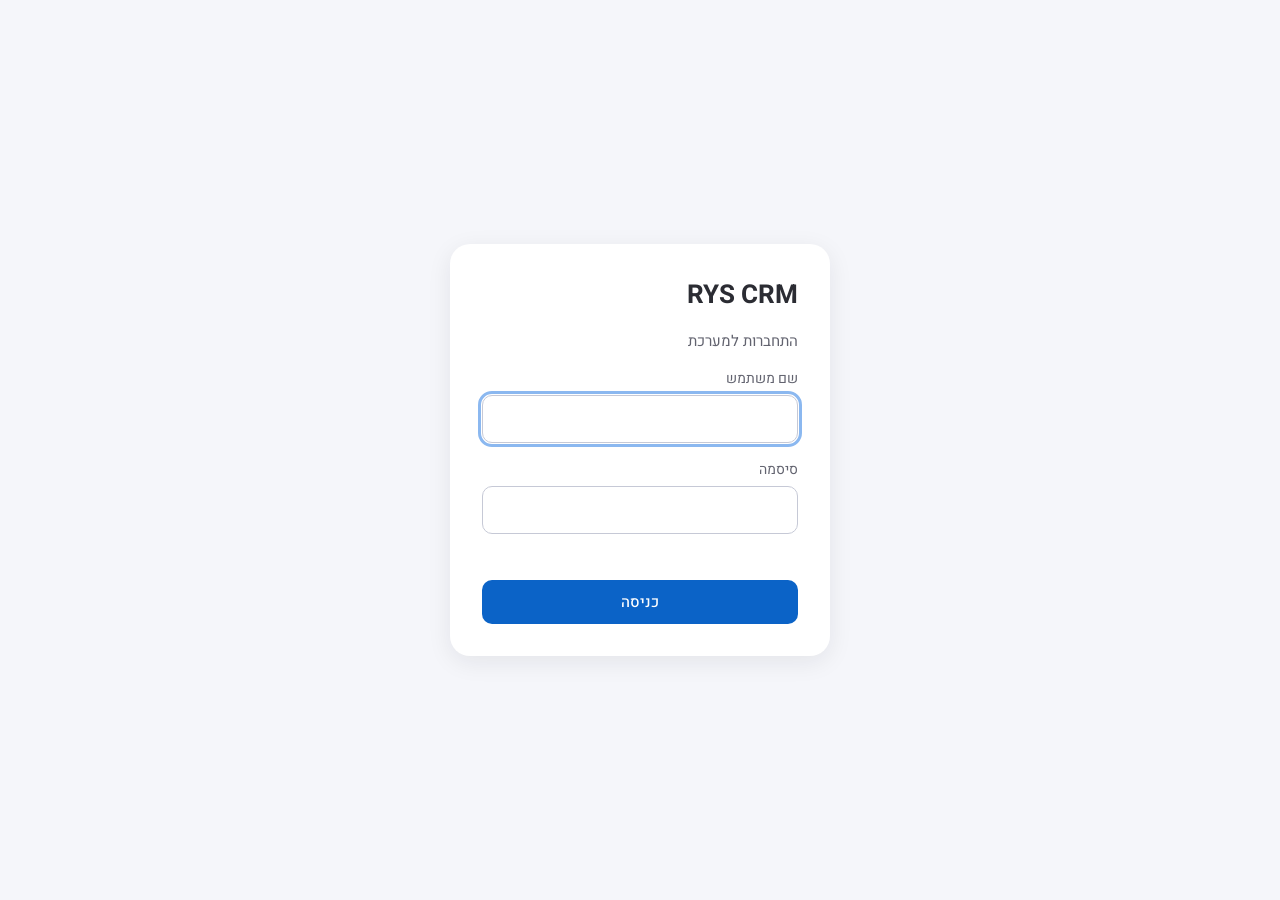
<file: index.html>
<!doctype html>
<html lang="he" dir="rtl">
<head>
<meta charset="utf-8">
<meta name="viewport" content="width=device-width, initial-scale=1, viewport-fit=cover">
<title>RYS CRM</title>
<meta name="theme-color" content="#292f4c">
<link rel="manifest" href="manifest.json">
<link rel="icon" href="icon.svg" type="image/svg+xml">
<link rel="apple-touch-icon" href="icon-192.png">
<meta name="apple-mobile-web-app-capable" content="yes">
<link rel="preconnect" href="https://fonts.googleapis.com">
<link href="https://fonts.googleapis.com/css2?family=Heebo:wght@400;500;700&display=swap" rel="stylesheet">
<link rel="stylesheet" href="app.css">
</head>
<body>
<div id="app"></div>
<div id="toast" role="status" aria-live="polite"></div>
<script src="vendor/supabase.js"></script>
<script src="vendor/purify.min.js"></script>
<script src="config.js"></script>
<script src="admin.js"></script>
<script src="app.js"></script>
</body>
</html>
</file>
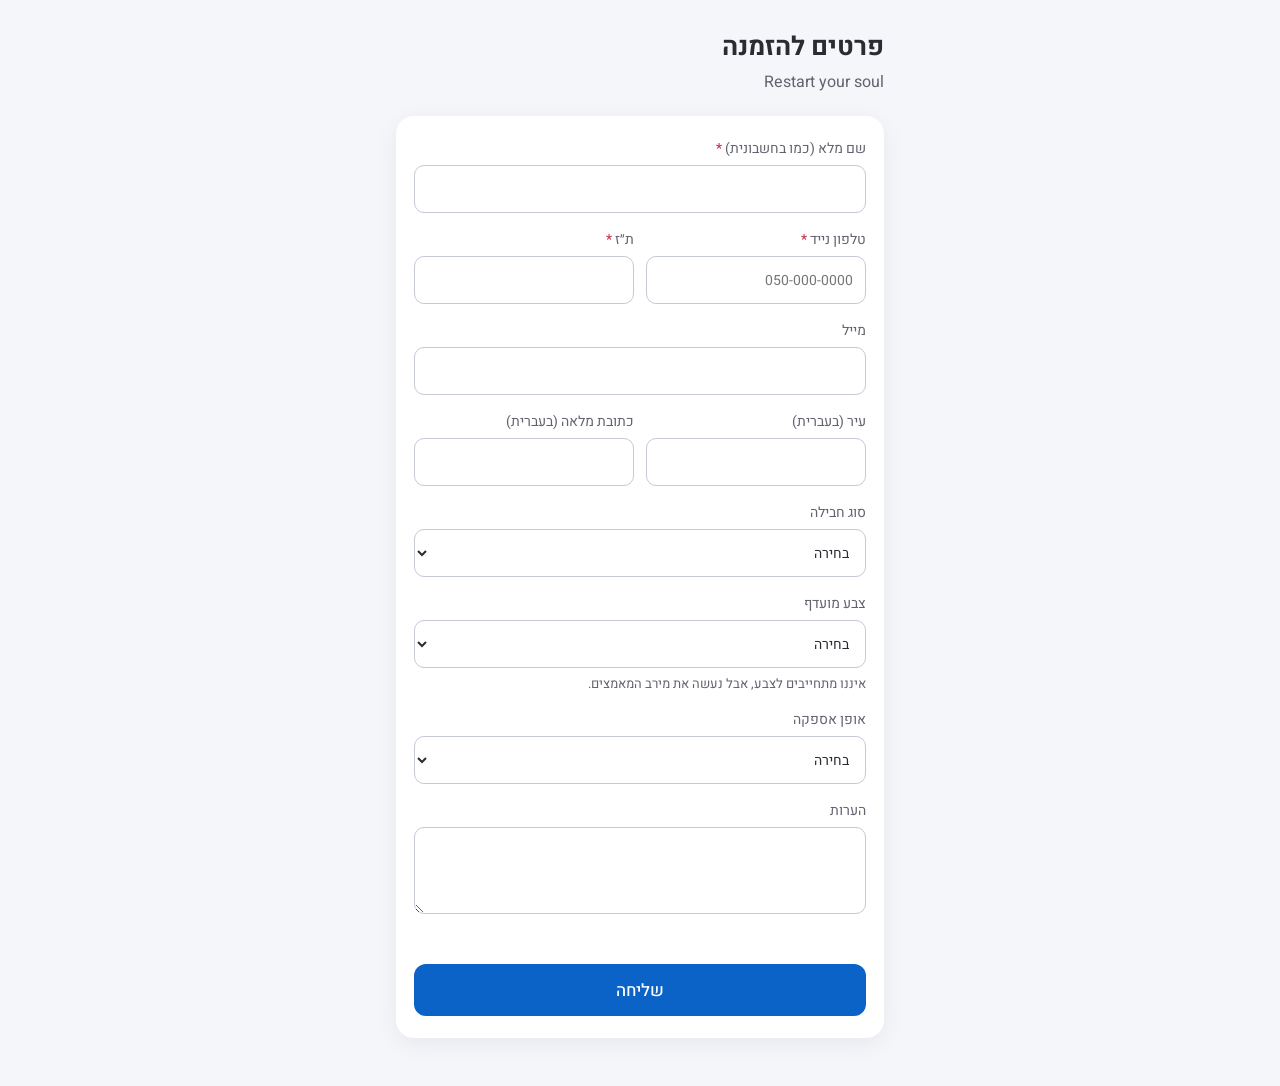
<file: form.html>
<!doctype html>
<html lang="he" dir="rtl">
<head>
<meta charset="utf-8">
<meta name="viewport" content="width=device-width, initial-scale=1, viewport-fit=cover">
<title>פרטים להזמנה · Restart your soul</title>
<meta name="theme-color" content="#292f4c">
<meta name="robots" content="noindex">
<link rel="icon" href="icon.svg" type="image/svg+xml">
<link rel="preconnect" href="https://fonts.googleapis.com">
<link href="https://fonts.googleapis.com/css2?family=Heebo:wght@400;500;700&display=swap" rel="stylesheet">
<style>
  :root{--bg:#f5f6fa;--ink:#2b2c33;--muted:#62636f;--primary:#0b63c7;--danger:#c4314b;--line:#c6c9d6}
  *{box-sizing:border-box}
  body{margin:0;font-family:Heebo,system-ui,sans-serif;background:var(--bg);color:var(--ink);font-size:16px;-webkit-text-size-adjust:100%}
  main{max-width:520px;margin:0 auto;padding:28px 16px 48px}
  h1{margin:0 0 4px;font-size:26px}
  .lead{margin:0 0 22px;color:var(--muted)}
  form{background:#fff;border-radius:18px;padding:22px 18px;display:flex;flex-direction:column;gap:16px;box-shadow:0 6px 24px rgba(20,24,40,.06)}
  label{display:flex;flex-direction:column;gap:6px;font-size:14px;color:var(--muted)}
  label b{color:var(--danger);font-weight:500}
  input,select,textarea{font:inherit;color:var(--ink);border:1px solid var(--line);border-radius:10px;padding:11px 12px;min-height:48px;background:#fff;width:100%}
  input:focus,select:focus,textarea:focus{outline:3px solid #8bb8f0;outline-offset:0;border-color:var(--primary)}
  input[dir=ltr]{text-align:right}
  .row{display:grid;grid-template-columns:1fr 1fr;gap:12px}
  button{font:inherit;border:0;border-radius:12px;min-height:52px;background:var(--primary);color:#fff;font-weight:500;font-size:17px;cursor:pointer;margin-top:4px}
  button:disabled{opacity:.6}
  .hint{font-size:13px;color:var(--muted)}
  .err{color:var(--danger);font-size:14px;min-height:1em;margin:0}
  .hp{position:absolute;width:1px;height:1px;overflow:hidden;clip:rect(0 0 0 0);opacity:0}
  .done{background:#fff;border-radius:18px;padding:36px 20px;text-align:center;box-shadow:0 6px 24px rgba(20,24,40,.06)}
  .done .ok{width:64px;height:64px;border-radius:50%;background:#00c875;color:#fff;font-size:34px;display:flex;align-items:center;justify-content:center;margin:0 auto 14px}
  .done h2{margin:0 0 6px}
  .done p{margin:0;color:var(--muted)}
  @media (max-width:420px){.row{grid-template-columns:1fr}}
</style>
</head>
<body>
<main>
  <h1>פרטים להזמנה</h1>
  <p class="lead">Restart your soul</p>
  <form id="f" novalidate>
    <label><span>שם מלא (כמו בחשבונית) <b aria-hidden="true">*</b></span><input name="name" required autocomplete="name" maxlength="120"></label>
    <div class="row">
      <label><span>טלפון נייד <b aria-hidden="true">*</b></span><input name="phone" required type="tel" inputmode="tel" autocomplete="tel" dir="ltr" placeholder="050-000-0000"></label>
      <label><span>ת״ז <b aria-hidden="true">*</b></span><input name="tz" required inputmode="numeric" maxlength="9" dir="ltr"></label>
    </div>
    <label>מייל<input name="email_mkzappb7" type="email" autocomplete="email" dir="ltr"></label>
    <div class="row">
      <label>עיר (בעברית)<input name="text_mkzataf7" autocomplete="address-level2" lang="he"></label>
      <label>כתובת מלאה (בעברית)<input name="text_mkzaysa6" autocomplete="street-address" lang="he"></label>
    </div>
    <label><span data-t="color_mkzacdbj">סוג חבילה</span><select name="color_mkzacdbj"><option value="">בחירה</option></select></label>
    <label><span>צבע מועדף</span><select name="color_mkzbscf7"><option value="">בחירה</option></select><small class="hint">איננו מתחייבים לצבע, אבל נעשה את מירב המאמצים.</small></label>
    <label><span data-t="color_mkzbejpk">אופן אספקה</span><select name="color_mkzbejpk"><option value="">בחירה</option></select></label>
    <label>הערות<textarea name="long_textycnewz3l" rows="3" maxlength="2000" style="resize:vertical"></textarea></label>
    <label class="hp" aria-hidden="true">אתר<input name="website" tabindex="-1" autocomplete="off"></label>
    <p class="err" id="err" role="alert"></p>
    <button id="send">שליחה</button>
  </form>
</main>
<script src="config.js"></script>
<script>
(function () {
  const C = window.RYS_CONFIG;
  const rpc = (fn, body) => fetch(`${C.supabaseUrl}/rest/v1/rpc/${fn}`, { method: 'POST', headers: { apikey: C.supabaseKey, 'Content-Type': 'application/json' }, body: JSON.stringify(body || {}) });
  const HIDE = { color_mkzbejpk: ['3'] }; // no pickup from Herzliya
  // colour keys allowed per package key (color_mkzacdbj -> color_mkzbscf7); 'אחר' / none = all
  const P17PRO = ['0', '1', '2'], P17 = ['3', '4', '6', '7'], P18PRO = ['8', '9', '10', '2'];
  const COLORS = { 0: P17PRO, 1: P17PRO, 2: P17PRO, 3: P17PRO, 4: P17, 110: P17, 6: P18PRO, 7: P18PRO, 8: P18PRO, 9: P18PRO };
  let colorOpts = [];
  const fillColors = () => {
    const sel = f.elements.color_mkzbscf7, keep = sel.value, ok = COLORS[f.elements.color_mkzacdbj.value];
    sel.length = 1;
    colorOpts.filter(([k]) => !ok || ok.includes(k)).forEach(([k, v]) => { const op = document.createElement('option'); op.value = k; op.textContent = v.replace(/\s*\(.*\)\s*$/, ''); sel.appendChild(op); });
    sel.value = [...sel.options].some((o) => o.value === keep) ? keep : '';
  };
  const model = (t) => t.trim() === 'אחר' ? 'Other' : t.replace(/iphone/ig, 'iPhone').replace(/airpods\s*/ig, 'AirPods ').replace(/Pro(\d)/g, 'Pro $1')
    .replace(/\s*\+\s*/g, ' + ').replace(/^(\d\d) /, 'iPhone $1 ').replace(/\s+/g, ' ').trim();
  const f = document.getElementById('f'), err = document.getElementById('err'), btn = document.getElementById('send');
  rpc('rys_form_options').then((r) => r.json()).then((o) => {
    Object.entries(o || {}).forEach(([id, c]) => {
      const sel = f.elements[id]; if (!sel) return;
      const t = document.querySelector(`[data-t="${id}"]`); if (t && c.title) t.textContent = c.title;
      let opts = Object.entries(c.labels || {}).filter(([k, v]) => v && !(HIDE[id] || []).includes(k)).map(([k, v]) => [k, id === 'color_mkzacdbj' ? model(v) : v]);
      if (id === 'color_mkzacdbj') opts.sort((a, b) => (a[1] === 'Other') - (b[1] === 'Other') || a[1].localeCompare(b[1], 'en', { numeric: true }));
      if (id === 'color_mkzbscf7') { colorOpts = opts; return; }
      opts.forEach(([k, v]) => { const op = document.createElement('option'); op.value = k; op.textContent = /[a-z]/i.test(v) ? '\u2066' + v + '\u2069' : v; sel.appendChild(op); });
    });
    fillColors();
  }).catch(() => {});
  f.elements.color_mkzacdbj.addEventListener('change', fillColors);
  f.addEventListener('submit', async (e) => {
    e.preventDefault(); err.textContent = '';
    const v = Object.fromEntries(new FormData(f).entries());
    if (v.website) return;
    const phone = (v.phone || '').replace(/\D/g, ''), tz = (v.tz || '').replace(/\D/g, '');
    if ((v.name || '').trim().length < 2) { err.textContent = 'נא למלא שם מלא'; f.elements.name.focus(); return; }
    if (!/^(05\d{8}|9725\d{8})$/.test(phone)) { err.textContent = 'נא למלא מספר נייד תקין'; f.elements.phone.focus(); return; }
    if (!/^\d{5,9}$/.test(tz)) { err.textContent = 'נא למלא ת״ז תקינה'; f.elements.tz.focus(); return; }
    if (/[a-z]/i.test((v.text_mkzataf7 || '') + (v.text_mkzaysa6 || ''))) { err.textContent = 'נא לכתוב את העיר והכתובת בעברית'; f.elements[/[a-z]/i.test(v.text_mkzataf7 || '') ? 'text_mkzataf7' : 'text_mkzaysa6'].focus(); return; }
    btn.disabled = true; btn.textContent = 'שולח...';
    try {
      const r = await rpc('rys_submit_form', { p: v });
      if (!r.ok) throw new Error();
      f.outerHTML = '<div class="done" role="status"><div class="ok" aria-hidden="true">✓</div><h2>תודה, קיבלנו!</h2><p>נחזור אליך בהקדם.</p></div>';
    } catch (x) { err.textContent = 'השליחה נכשלה, נסו שוב בעוד רגע'; btn.disabled = false; btn.textContent = 'שליחה'; }
  });
})();
</script>
</body>
</html>
</file>
<file: app.css>
:root{
  --bg:#f5f6fa; --surface:#ffffff; --ink:#2b2c33; --muted:#62636f; --line:#e3e5ee; --line2:#eef0f5;
  --primary:#0b63c7; --primary-ink:#ffffff; --nav:#292f4c; --hover:#f0f3fb; --danger:#c4314b;
  --radius:12px; --shadow:0 6px 24px rgba(20,24,40,.08);
}
*{box-sizing:border-box}
html,body{margin:0;height:100%}
@media (min-width:761px){#app{height:100%}}
body{font-family:Heebo,system-ui,-apple-system,"Segoe UI",sans-serif;background:var(--bg);color:var(--ink);font-size:15px;-webkit-text-size-adjust:100%}
button,input,select,textarea{font:inherit;color:inherit}
button{cursor:pointer}
a{color:var(--primary)}
:focus-visible{outline:3px solid #8bb8f0;outline-offset:1px}
.sr{position:absolute;width:1px;height:1px;overflow:hidden;clip:rect(0 0 0 0)}

/* login */
.login{min-height:100%;display:flex;align-items:center;justify-content:center;padding:24px}
.login form{background:var(--surface);border-radius:20px;box-shadow:var(--shadow);padding:32px;width:100%;max-width:380px;display:flex;flex-direction:column;gap:16px}
.login h1{margin:0;font-size:26px}
.login p{margin:0;color:var(--muted)}
.field{display:flex;flex-direction:column;gap:6px;font-size:14px;color:var(--muted)}
.field input,.field textarea,.field select{border:1px solid #c6c9d6;border-radius:10px;padding:11px 12px;font-size:16px;background:#fff;color:var(--ink);min-height:44px}
.btn{border:0;border-radius:10px;min-height:44px;padding:0 18px;background:var(--primary);color:var(--primary-ink);font-weight:500;font-size:15px;display:inline-flex;align-items:center;justify-content:center;gap:6px;white-space:nowrap}
.btn:hover{filter:brightness(1.08)}
.btn.ghost{background:#fff;color:var(--ink);border:1px solid #c6c9d6}
.btn.ghost:hover{background:var(--hover);filter:none}
.btn.text{background:transparent;color:var(--primary);padding:0 8px;min-height:36px}
.btn.danger{background:#fff;color:var(--danger);border:1px solid #efc2cb}
.err{color:var(--danger);font-size:14px;min-height:1em}

/* shell */
.shell{display:flex;height:100%}
.nav{width:64px;background:var(--nav);display:flex;flex-direction:column;align-items:center;padding:14px 0;gap:12px;flex:none}
.logo{width:38px;height:38px;border-radius:10px;background:#fff;color:var(--nav);font-weight:700;font-size:13px;display:flex;align-items:center;justify-content:center}
.navbtn{width:44px;height:44px;border:0;border-radius:10px;background:transparent;color:#c9cbdb;display:flex;align-items:center;justify-content:center}
.navbtn[aria-current=true],.navbtn:hover{background:#3d4466;color:#fff}
.navbtn.bottom{margin-top:auto}
.main{flex:1;min-width:0;display:flex;flex-direction:column;height:100%}
.top{background:var(--surface);padding:16px 24px 0;border-bottom:1px solid var(--line)}
.top h1{margin:0;font-size:24px;display:flex;align-items:baseline;gap:10px}
.top h1 small{font-size:14px;color:var(--muted);font-weight:400}
.tabs{display:flex;gap:2px;margin-top:8px}
.tab{border:0;background:transparent;padding:10px 14px;color:var(--muted);border-bottom:2px solid transparent;font-size:15px}
.tab[aria-selected=true]{color:var(--primary);border-bottom-color:var(--primary);font-weight:500}
.stats{display:flex;gap:10px;padding:14px 24px 0;overflow-x:auto}
.stat{background:var(--surface);border-radius:var(--radius);padding:10px 14px;min-width:140px;border:0;text-align:right;display:flex;flex-direction:column;gap:2px;box-shadow:0 1px 0 var(--line)}
.stat .t{display:flex;align-items:center;gap:8px;font-size:13px;color:var(--muted)}
.stat .dot{width:10px;height:10px;border-radius:50%}
.stat .n{font-size:22px;font-weight:700}
.stat[aria-pressed=true]{outline:2px solid var(--primary)}
.toolbar{display:flex;gap:10px;align-items:center;padding:14px 24px;flex-wrap:wrap}
.search{display:flex;align-items:center;gap:6px;min-height:44px;padding:0 12px;background:#fff;border:1px solid #c6c9d6;border-radius:10px;flex:0 1 300px}
.search input{border:0;outline:0;background:transparent;flex:1;font-size:15px;min-width:0}
.content{flex:1;min-height:0;overflow:auto;padding:0 24px 40px}

/* board table */
.group{margin-bottom:26px}
.ghead{display:flex;align-items:center;gap:8px;margin:0 0 8px;position:sticky;right:0}
.ghead button.toggle{border:0;background:transparent;display:flex;align-items:center;gap:8px;font-size:17px;font-weight:700;padding:4px 2px;min-height:40px}
.ghead .count{font-size:13px;color:var(--muted);font-weight:400}
.gwrap{background:var(--surface);border-radius:var(--radius);border-right:6px solid;overflow:clip;box-shadow:0 1px 0 var(--line);width:max-content;min-width:100%}
.row{display:grid;border-bottom:1px solid var(--line2);min-height:42px}
.row.head{font-size:13px;color:var(--muted);background:#fbfbfd;position:sticky;top:0;z-index:3}
.row.head .cell{display:flex;align-items:center;justify-content:center;text-align:center;padding:6px 8px;line-height:1.2}
.row:not(.head):hover .cell{background-color:var(--hover)}
.row:not(.head):hover .cell.st{background-color:unset}
.cell{border-left:1px solid var(--line2);min-width:0;display:flex;align-items:center;padding:0 10px;font-size:14px;overflow:hidden;white-space:nowrap;text-overflow:ellipsis;background:var(--surface)}
.cell.name{position:sticky;right:0;z-index:1;gap:6px;font-weight:500;justify-content:space-between}
.cell.name .nm{overflow:hidden;text-overflow:ellipsis;border:0;background:transparent;text-align:right;padding:0;font-weight:500;min-height:40px;flex:1}
.cell.name .open{border:0;background:transparent;color:var(--primary);display:flex;align-items:center;gap:3px;font-size:13px;padding:4px;min-height:36px;flex:none}
.cell button.edit{border:0;background:transparent;width:100%;height:100%;text-align:inherit;padding:0;overflow:hidden;text-overflow:ellipsis;white-space:nowrap;min-height:40px}
.cell.st{padding:0;border-left:1px solid #fff}
.cell.st button{width:100%;height:100%;border:0;color:#fff;unicode-bidi:plaintext;font-weight:500;font-size:13px;padding:0 6px;overflow:hidden;text-overflow:ellipsis;white-space:nowrap;min-height:40px}
.cell.st button.empty{background:#f3f4f8;color:#b4b7c4}
.cell.st button.empty:hover{background:#e8eaf2;color:var(--muted)}
.cell.num,.cell.date{justify-content:center}
.cell input.inline{width:100%;border:1px solid var(--primary);border-radius:6px;padding:6px;font-size:14px;outline:0}
.cell.chk{justify-content:center}
.cell.chk input{width:20px;height:20px}
.addrow{display:flex;align-items:center;padding:0 10px;min-height:42px}
.addrow input{border:0;outline:0;background:transparent;flex:1;font-size:14px;min-height:40px}
.sumrow{font-size:13px;color:var(--muted)}
.avatar{width:28px;height:28px;border-radius:50%;background:#a25ddc;color:#fff;display:inline-flex;align-items:center;justify-content:center;font-size:12px;flex:none;overflow:hidden}
.avatar img{width:100%;height:100%;object-fit:cover}
.people{display:flex;gap:4px;align-items:center;justify-content:center;width:100%}

/* popover */
.pop{position:fixed;z-index:50;background:#fff;border-radius:12px;box-shadow:0 10px 40px rgba(0,0,0,.18);padding:8px;min-width:200px;max-height:60vh;overflow:auto;display:flex;flex-direction:column;gap:5px}
.pop .lbl{border:0;border-radius:6px;color:#fff;min-height:38px;padding:0 12px;font-weight:500;text-align:center}
.pop .lbl.clear{background:#fff;color:var(--muted);border:1px dashed #c6c9d6}
.pop .opt{border:0;background:transparent;text-align:right;min-height:40px;padding:0 10px;border-radius:6px;display:flex;align-items:center;gap:8px}
.pop .opt:hover{background:var(--hover)}

/* side panel */
.scrim{position:fixed;inset:0;background:rgba(20,22,30,.25);z-index:30}
.panel{position:fixed;top:0;bottom:0;left:0;width:min(620px,100%);background:#fff;z-index:31;box-shadow:var(--shadow);display:flex;flex-direction:column}
.panel header{padding:16px 20px 0;border-bottom:1px solid var(--line)}
.panel .ptitle{display:flex;align-items:center;gap:8px}
.panel .ptitle input{flex:1;border:1px solid transparent;border-radius:8px;font-size:22px;font-weight:700;padding:6px;min-width:0}
.panel .ptitle input:hover,.panel .ptitle input:focus{border-color:#c6c9d6}
.iconbtn{border:0;background:transparent;width:44px;height:44px;border-radius:10px;display:flex;align-items:center;justify-content:center;color:var(--muted);flex:none}
.iconbtn:hover{background:var(--hover)}
.pbody{flex:1;overflow:auto;padding:16px 20px 40px}
.composer{display:flex;flex-direction:column;gap:8px;margin-bottom:18px}
.composer textarea{border:1px solid #c6c9d6;border-radius:10px;padding:10px 12px;min-height:80px;resize:vertical;font-size:15px}
.composer .acts{display:flex;gap:8px;justify-content:flex-start}
.upd{border:1px solid var(--line);border-radius:12px;padding:14px;margin-bottom:14px}
.upd .meta{display:flex;align-items:center;gap:8px;margin-bottom:8px}
.upd .who{font-weight:500}
.upd .when{color:var(--muted);font-size:13px;margin-inline-start:auto}
.upd .body{line-height:1.6;word-wrap:break-word;overflow-wrap:anywhere}
.upd .body p{margin:0 0 6px}
.upd .body img{max-width:100%}
.reply{background:#f6f7fb;border-radius:10px;padding:10px 12px;margin-top:10px}
.reply .meta{margin-bottom:4px}
.upd .tools{display:flex;gap:4px;margin-top:6px;flex-wrap:wrap}
.details{display:grid;grid-template-columns:repeat(2,minmax(0,1fr));gap:12px 16px}
.details .field.wide{grid-column:1/-1}
.details .stbtn{border:0;border-radius:10px;min-height:44px;color:#fff;font-weight:500}
.details .stbtn.empty{background:#c4c4c4}
.subtbl{border:1px solid var(--line);border-radius:12px;overflow:auto}
.subtbl .row{min-width:620px}
.log{list-style:none;margin:0;padding:0}
.log li{padding:10px 0;border-bottom:1px solid var(--line2);font-size:14px;display:flex;gap:8px;flex-wrap:wrap}
.log .when{color:var(--muted);margin-inline-start:auto}
.empty-state{color:var(--muted);text-align:center;padding:30px 0}

/* kanban */
.kanban{display:flex;gap:14px;align-items:flex-start;padding-bottom:20px}
.kcol{width:280px;flex:none;background:#eceef4;border-radius:var(--radius);padding:10px;display:flex;flex-direction:column;gap:8px;max-height:calc(100vh - 260px);overflow:auto}
.kcol h3{margin:0;padding:8px 10px;border-radius:8px;color:#fff;font-size:15px;display:flex;justify-content:space-between}
.kcard{background:#fff;border-radius:10px;padding:12px;border:0;text-align:right;display:flex;flex-direction:column;gap:6px;box-shadow:0 1px 0 var(--line)}
.kcard .sub{color:var(--muted);font-size:13px}
.kcard[draggable=true]{cursor:grab}
.kcol.over{outline:2px dashed var(--primary)}

/* mobile cards */
.cards{display:none}
.card{background:#fff;border-radius:12px;padding:14px;border:0;border-right:5px solid;text-align:right;display:flex;flex-direction:column;gap:8px;width:100%;margin-bottom:10px}
.card .r1{display:flex;align-items:center;gap:8px}
.card .r1 b{font-size:16px;flex:1}
.chip{padding:4px 10px;border-radius:6px;color:#fff;font-size:13px}
.card .ph{color:var(--muted);font-size:14px;direction:ltr;text-align:right}

#toast{position:fixed;bottom:20px;left:50%;transform:translateX(-50%);background:#2b2c33;color:#fff;padding:10px 18px;border-radius:10px;opacity:0;transition:opacity .2s;pointer-events:none;z-index:99}
#toast.show{opacity:1}

@media (max-width:760px){
  .shell{flex-direction:column}
  .nav{width:100%;height:auto;flex-direction:row;padding:8px 12px;order:2;justify-content:space-around;position:sticky;bottom:0;padding-bottom:max(8px,env(safe-area-inset-bottom))}
  .navbtn.bottom{margin-top:0}
  .logo{display:none}
  .main{order:1;height:auto;flex:1;overflow:hidden}
  .top{padding:12px 16px 0}
  .top h1{font-size:20px}
  .stats{padding:10px 16px 0}
  .stat{min-width:120px;padding:8px 12px}
  .toolbar{padding:10px 16px}
  .search{flex:1 1 100%}
  .content{padding:0 16px 30px}
  .board-table{display:none}
  .cards{display:block}
  .panel{width:100%}
  .details{grid-template-columns:1fr}
  .kcol{width:85vw}
}

/* ask the system */
.askbtn{color:#6a3fc7;border-color:#d9cdf5}
.navbtn.ask{color:#c9b5ff}
.panel.ask{width:min(680px,100%)}
.panel.ask header{padding-bottom:12px}
#asklog{display:flex;flex-direction:column;gap:12px;background:#f7f8fb}
.askhello{color:var(--muted);line-height:1.6}
.sugs{display:flex;flex-wrap:wrap;gap:8px;margin-top:8px}
.sugs .btn{white-space:normal;text-align:right;min-height:40px;font-weight:400}
.msg{max-width:92%;border-radius:14px;padding:10px 14px;line-height:1.6;word-wrap:break-word;overflow-wrap:anywhere}
.msg.me{align-self:flex-start;background:var(--primary);color:#fff;white-space:pre-wrap}
.msg.bot{align-self:flex-end;background:#fff;box-shadow:0 1px 0 var(--line)}
.msg.bot p{margin:0 0 6px}
.msg.bot ul{margin:4px 0;padding-inline-start:20px}
.msg.bot a{font-weight:500}
.msg .tblwrap{overflow-x:auto;margin:6px 0}
.msg table{border-collapse:collapse;font-size:14px;min-width:100%}
.msg th,.msg td{border-bottom:1px solid var(--line2);padding:6px 8px;text-align:right;white-space:nowrap}
.msg th{color:var(--muted);font-weight:500;background:#fbfbfd}
.msg.thinking span{animation:blink 1.2s infinite both}
.msg.thinking span:nth-child(2){animation-delay:.2s}.msg.thinking span:nth-child(3){animation-delay:.4s}
@keyframes blink{0%,80%,100%{opacity:.2}40%{opacity:1}}
.askform{display:flex;gap:8px;padding:12px 16px;border-top:1px solid var(--line);background:#fff;padding-bottom:max(12px,env(safe-area-inset-bottom))}
.askform textarea{flex:1;border:1px solid #c6c9d6;border-radius:12px;padding:10px 12px;font-size:16px;resize:none;min-height:46px;max-height:140px}
.askform .btn{width:52px;padding:0}
.askform .btn svg{transform:scaleX(-1)}
@media (max-width:760px){ .askbtn{flex:1} }

/* v2: sort/filter, phones, people, urgent, undo */
.row.head .cell{padding:0}
.hbtn{border:0;background:transparent;width:100%;height:100%;min-height:40px;padding:6px 8px;color:inherit;font-size:13px;line-height:1.2;display:flex;align-items:center;justify-content:center;gap:4px}
.hbtn:hover{background:var(--hover);color:var(--ink)}
.hbtn.on{color:var(--primary);font-weight:500}
.hbtn svg{width:13px;height:13px}
.fbar{display:flex;gap:8px;flex-wrap:wrap;padding:0 24px}
.fbar:not(:empty){padding-bottom:12px}
.fchip{border:0;background:#e3ecfa;color:var(--primary);border-radius:999px;min-height:32px;padding:0 12px;font-size:13px;display:inline-flex;align-items:center;gap:6px}
.fchip.clear{background:transparent;color:var(--muted)}
.colmenu{min-width:240px}
.colmenu .mrow{display:flex;gap:4px;flex-wrap:wrap}
.colmenu .mrow .opt{flex:1}
.colmenu form.mrow{flex-wrap:nowrap;padding:4px 0}
.colmenu form input{flex:1;min-width:0;border:1px solid #c6c9d6;border-radius:8px;padding:0 10px;min-height:40px}
.colmenu form .btn{min-height:40px;padding:0 12px}
.colmenu .mh{font-size:13px;color:var(--muted);padding:8px 10px 2px;display:flex;align-items:center;gap:6px;border-top:1px solid var(--line2);margin-top:4px}
.fopt{display:flex;align-items:center;gap:8px;min-height:38px;padding:0 10px;border-radius:6px;cursor:pointer}
.fopt:hover{background:var(--hover)}
.fopt .sw{width:14px;height:14px;border-radius:4px;flex:none}
.badge{display:inline-flex;align-items:center;justify-content:center;min-width:18px;height:18px;padding:0 5px;border-radius:999px;background:#e2445c;color:#fff;font-size:11px;font-weight:700;line-height:1}
.badge[hidden]{display:none}
.navbtn{position:relative}
.navbtn .badge{position:absolute;top:2px;left:2px}
.tab .badge{margin-inline-start:4px;vertical-align:1px}
.pchip{display:inline-flex;align-items:center;gap:6px;font-size:13px;white-space:nowrap;overflow:hidden;text-overflow:ellipsis}
.pchip .avatar{width:26px;height:26px;border-radius:50%;color:#fff;font-size:11px;font-weight:700;display:inline-flex;align-items:center;justify-content:center;flex:none}
.pchip+.pchip{margin-inline-start:-6px}
.phonecell{display:flex;align-items:center;gap:4px}
.phonecell .edit{flex:1;min-width:0;text-align:center}
.phonecell .wa,.iconlink{display:inline-flex;align-items:center;justify-content:center;width:34px;height:34px;border-radius:50%;color:var(--primary);flex:none}
.phonecell .wa,.iconlink.wa{color:#1a9e54}
.phonecell .wa:hover,.iconlink:hover{background:var(--hover)}
.phonecell .wa svg,.iconlink svg{width:18px;height:18px}
.chips{display:flex;gap:6px;flex-wrap:wrap}
button.chip{border:0;min-height:32px;font-weight:500}
.chip.emptychip{background:#fff;color:var(--muted);border:1px dashed #c6c9d6}
.phrow{display:flex;align-items:center;gap:4px}
.phrow .ph{color:var(--muted);font-size:14px;margin-inline-end:4px}
.card .r1.open{border:0;background:transparent;padding:0;text-align:right;width:100%}
.psum{display:flex;align-items:center;gap:8px;flex-wrap:wrap;padding:4px 0 12px}
.psum .btn.text{padding:0 4px;font-weight:700}
.btn.small{min-height:32px;padding:0 10px;font-size:13px;border-radius:8px}
.mention{background:#e3ecfa;color:var(--primary);border-radius:4px;padding:0 3px;text-decoration:none;font-weight:500}
#toast{display:flex;align-items:center;gap:14px}
#toast.undo.show{pointer-events:auto}
#toast button{border:0;background:transparent;color:#8bb8f0;font-weight:700;min-height:32px;padding:0 4px}
.urgent{max-width:820px;padding-top:18px;display:flex;flex-direction:column;gap:22px}
.usec h2{margin:0 0 4px;font-size:18px;display:flex;align-items:center;gap:8px}
.usec h2 .cnt{font-size:13px;font-weight:500;color:var(--muted);background:var(--line2);border-radius:999px;padding:1px 9px}
.usub{margin:0 0 10px;color:var(--muted);font-size:14px}
.usub select{border:1px solid #c6c9d6;border-radius:8px;min-height:36px;padding:0 8px;background:#fff}
.urow{width:100%;background:#fff;border:0;border-right:5px solid;border-radius:10px;padding:12px 14px;text-align:right;display:flex;flex-direction:column;gap:4px;margin-bottom:8px;box-shadow:0 1px 0 var(--line)}
.urow:hover{background:var(--hover)}
.urow .u1{display:flex;align-items:baseline;gap:10px;flex-wrap:wrap}
.urow .ud{color:var(--muted);font-size:13px}
.urow .u2{color:var(--muted);font-size:14px;overflow:hidden;text-overflow:ellipsis;white-space:nowrap;max-width:100%}
.mrowc{display:flex;gap:8px;align-items:flex-start}
.mrowc .urow{flex:1;min-width:0}
.mrowc .btn{flex:none;margin-top:4px}
.usec .empty-state{padding:10px 0;color:var(--muted)}
@media (max-width:760px){
  .fbar{padding:0 14px}
  .urgent{padding-top:12px}
  #toast{bottom:calc(84px + env(safe-area-inset-bottom))}
  .mrowc{flex-direction:column;align-items:stretch}
  .mrowc .btn{margin-top:-4px;margin-bottom:8px}
}
.fab{position:fixed;left:24px;bottom:24px;z-index:30;border:0;border-radius:999px;min-height:56px;padding:0 20px 0 18px;background:linear-gradient(135deg,#7b4fd6,#0b63c7);color:#fff;font-size:16px;font-weight:500;display:flex;align-items:center;gap:8px;box-shadow:0 8px 24px rgba(60,40,140,.35)}
.fab:hover{filter:brightness(1.08)}
.fab svg{width:22px;height:22px}
.content{padding-bottom:96px}
@media (max-width:760px){
  .fab{left:16px;bottom:calc(80px + env(safe-area-inset-bottom));min-height:52px;padding:0 16px}
}
/* gross profit */
.profit{max-width:980px;padding-top:18px;display:flex;flex-direction:column;gap:18px}
.ptiles{display:grid;grid-template-columns:repeat(4,1fr);gap:12px}
.ptile{background:#fff;border-radius:var(--radius);padding:14px 16px;display:flex;flex-direction:column;gap:2px;box-shadow:0 1px 0 var(--line)}
.ptile span{font-size:13px;color:var(--muted)}
.ptile b{font-size:24px;direction:ltr;text-align:right}
.ptile small{font-size:13px;color:var(--muted)}
.pcard{background:#fff;border-radius:var(--radius);padding:18px;box-shadow:0 1px 0 var(--line)}
.pcard h2{margin:0 0 14px;font-size:17px}
.bars{display:flex;align-items:flex-end;gap:6px;height:220px;padding-top:18px;border-bottom:1px solid var(--line)}
.bcol{flex:1;height:100%;display:flex;flex-direction:column;justify-content:flex-end;align-items:center;position:relative;outline-offset:2px;border-radius:4px}
.bcol:hover{background:var(--hover)}
.bcol .bar{width:min(36px,70%);background:var(--primary);border-radius:4px 4px 0 0;min-height:0}
.bcol .bv{font-size:12px;color:var(--muted);margin-bottom:4px;direction:ltr}
.bcol .bl{position:absolute;bottom:-22px;font-size:12px;color:var(--muted);white-space:nowrap}
.pdet{margin-top:34px;font-size:14px}
.pdet summary{color:var(--primary);cursor:pointer;min-height:32px}
.ptable{width:100%;border-collapse:collapse;font-size:14px}
.ptable th{text-align:right;font-weight:500;color:var(--muted);font-size:13px;padding:6px 8px;border-bottom:1px solid var(--line)}
.ptable td{padding:8px;border-bottom:1px solid var(--line2)}
.ptable td:not(:first-child){direction:ltr;text-align:right;white-space:nowrap}
.ptable.src td:last-child .hbar{margin-right:10px;vertical-align:middle}
.hbar{display:inline-block;width:120px;height:8px;background:var(--line2);border-radius:4px;overflow:hidden;direction:rtl}
.hbar span{display:block;height:100%;background:var(--primary);border-radius:4px}
@media (max-width:760px){
  .ptiles{grid-template-columns:1fr 1fr}
  .ptile b{font-size:20px}
  .bars{gap:3px;height:180px}
  .bcol .bv{font-size:10px}
  .bcol .bl{font-size:10px}
  .hbar{width:60px}
}
.acard{margin-top:10px;border:1px solid var(--line);border-radius:10px;padding:10px 12px;background:#fafbfe}
.acard ul{margin:0;padding:0 18px 0 0;display:flex;flex-direction:column;gap:4px;font-size:14px}
.acard s{color:var(--muted)}
.acard .arow{display:flex;gap:8px;margin-top:10px}
.acard .astate{margin:8px 0 0;color:var(--muted);font-size:14px}
button.logo{border:0;cursor:pointer;font-family:inherit}
.top h1 .home{all:unset;cursor:pointer}
.top h1 .home:focus-visible{outline:3px solid #8bb8f0;border-radius:6px}
.changes .lead{color:var(--muted);margin:0 0 10px}
.changes .log li{align-items:center}
.changes .log a{color:var(--primary);text-decoration:none;font-weight:500}
.changes .undo{min-height:32px;padding:2px 10px;font-size:13px}
.changes .fchips{display:flex;gap:8px;flex-wrap:wrap}.changes .fchip.on{background:var(--primary);color:#fff}
</file>
